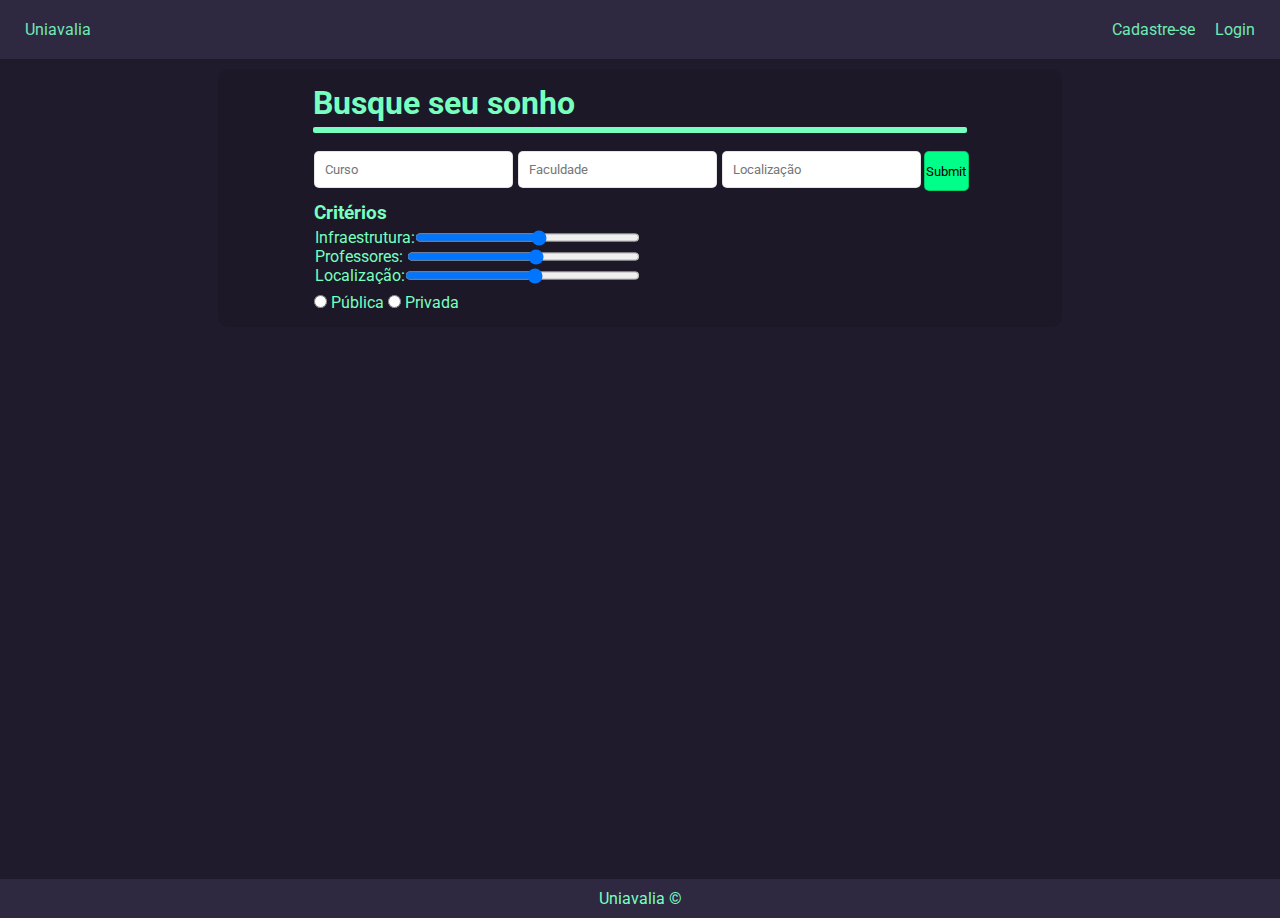
<file: index.html>
<!DOCTYPE html>
<html lang="pt-br">

<head>
    <meta charset="UTF-8">
    <meta name="viewport" content="width=device-width, initial-scale=1.0">
    <title>Uniavalia</title>
    <link rel="stylesheet" href="css/principal.css">
    <meta name="author" content="Uniavalia">
</head>

<body>
    <header>
        <div id="logo">
            <span><a href="#" class="a_link">Uniavalia</a></span>
        </div>
        <nav id="menu-options">
            <ul>
                <li><a href="cadastro.html" class="a_link">Cadastre-se</a></li>
                <li><a href="login.html" class="a_link">Login</a></li>
            </ul>
        </nav>
    </header>

    <main>
        <div id="search">
            <form action="#" method="post">
                <h1 class="title">Busque seu sonho</h1>

                <div class="form-group">

                    <!-- <label for="curso">Curso</label> -->
                    <input type="text" id="curso" name="curso" placeholder="Curso" class="input">

                    <!-- <label for="faculdade">Faculdade</label> -->
                    <input type="text" id="faculdade" name="faculdade" placeholder="Faculdade" class="input">


                    <!-- <label for="endereco">Endereço</label> -->
                    <input type="text" id="endereco" name="endereco" placeholder="Localização" class="input">

                    <input type="submit" id="btn">
                </div>
                <h3 class="title_h3">Critérios</h3>


                <div id="criterios">
                    <div class="criterios_grupo">
                        <label for="infra">Infraestrutura:</label>
                            
                        <input type="range" min="1" max="10" step="1" id="infra" class="size" name="infra">
                        <span id="infraValor"></span>
                    </div>

                    <div>
                        <div class="criterios_grupo">
                            <label for="professores">Professores:</label>
                            &nbsp;
                            <input type="range" min="1" max="10" step="1" id="professores" class="size" name="professores">
                            <span id="professoresValor"></span>
                        </div>
                    </div>

                    <div>
                        <div class="criterios_grupo">
                            <label for="localizacao">Localização:</label><input type="range" min="1"
                                max="10" step="1" id="localizacao" class="size" name="localizacao">
                            <span id="localizacaoValor"></span>
                        </div>

                    </div>
                </div>

                <div id="type">
                    <input type="radio" id="publica" name="type"><label for="publica"> Pública</label>
                    <input type="radio" id="privada" name="type"><label for="privada"> Privada</label>
                </div>

            </form>
        </div>
    </main>

    <footer>
        <span>Uniavalia &copy;</span>
    </footer>

    <script src="js/range.js"></script>
</body>

</html>
</file>
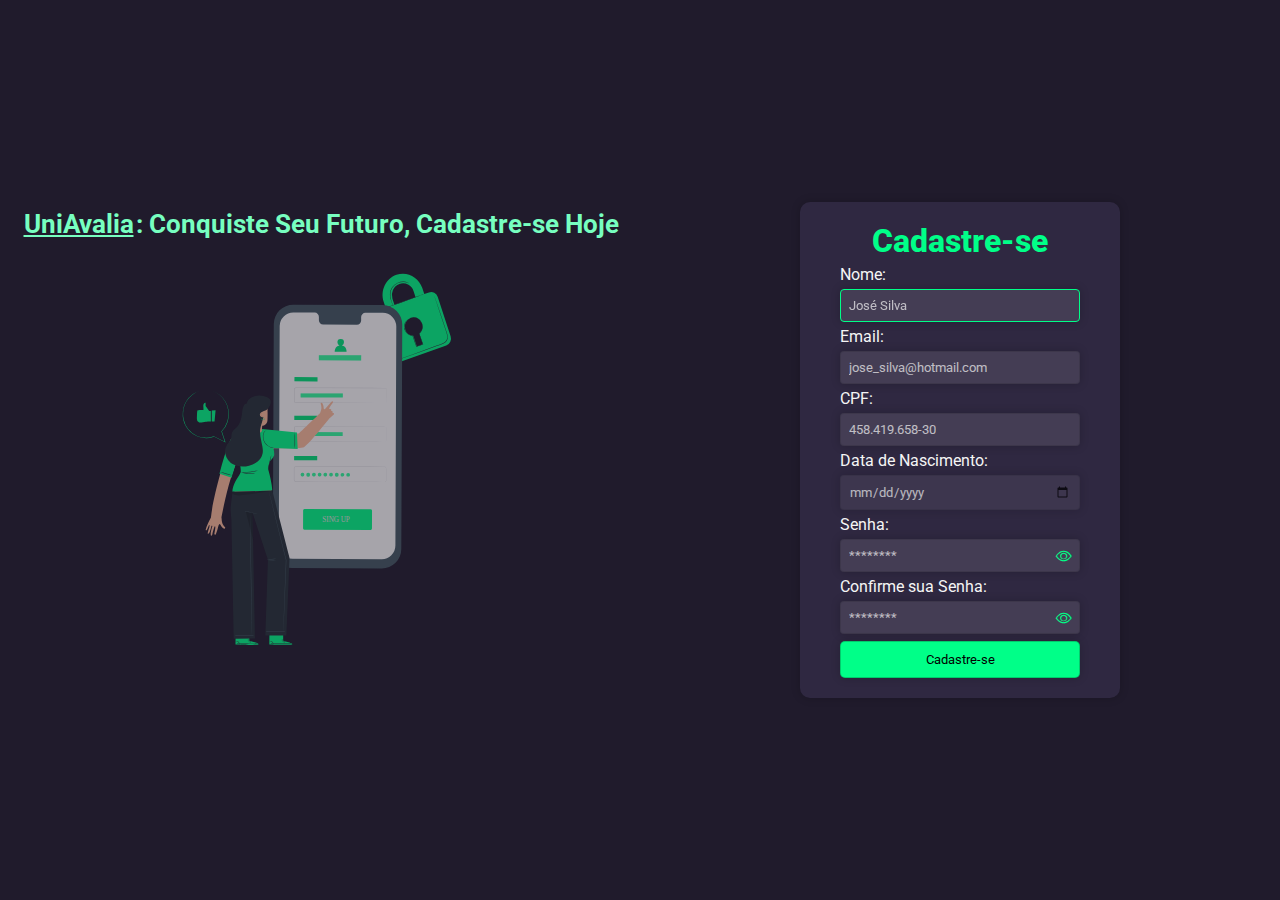
<file: cadastro.html>
<!DOCTYPE html>
<html lang="pt-br">

<head>
    <meta charset="UTF-8">
    <title>Cadastre-se</title>
    <meta name="viewport" content="width=device-width, initial-scale=1.0">
    <link rel="stylesheet" href="css/cad.css">
    <link rel="stylesheet" href="https://cdn.jsdelivr.net/npm/bootstrap-icons@1.11.1/font/bootstrap-icons.css">
    <meta name="author" content="Grupo UniAvalia">
</head>

<body>
    <main id="main-cad">
        <section id="left-card">
            <h1><a href="login.html">UniAvalia</a>: Conquiste Seu Futuro, Cadastre-se Hoje</h1>
            <a href="index.html">
                <img src="img/mobile-login-animate.svg" class="left-img" alt="Imagem de cadastro de usu&aacute;rio" title="Cadastre-se">
            </a>

        </section>

        <section id="right-card">
            <div class="card-cadastro">
                <h1>Cadastre-se</h1>

                <form action="../back/cadastro.php" method="post">
                    <label for="nome">Nome:</label>
                    <input type="text" id="nome" name="nome" required placeholder="Jos&eacute; Silva" autofocus>

                    <label for="email">Email:</label>
                    <input type="email" name="email" id="email" required placeholder="jose_silva@hotmail.com">

                    <label for="cpf">CPF:</label>
                    <input type="text" name="cpf" id="cpf" required placeholder="458.419.658-30">

                    <label for="data_nasc">Data de Nascimento:</label>
                    <input type="date" id="data_nasc" name="data_nasc" required min="1910-01-01">


                    <label for="senha">Senha:</label>

                    <div id="pass1">
                        <input type="password" id="senha" name="senha" required placeholder="********">

                        <i class="bi bi-eye" id="btn_senha"></i>
                    </div>

                    <label for="senha_confirm">Confirme sua Senha:</label>

                    <div id="pass2">
                        <input type="password" id="senha_confirm" name="senha_confirm" placeholder="********">

                        <i class="bi bi-eye" id="btn_confirm_senha"></i>
                    </div>

                    <input type="submit" id="btn" value="Cadastre-se">

                </form>
            </div>
        </section>

    </main>
    <script src="js/img_pass.js"></script>

</body>

</html>
</file>
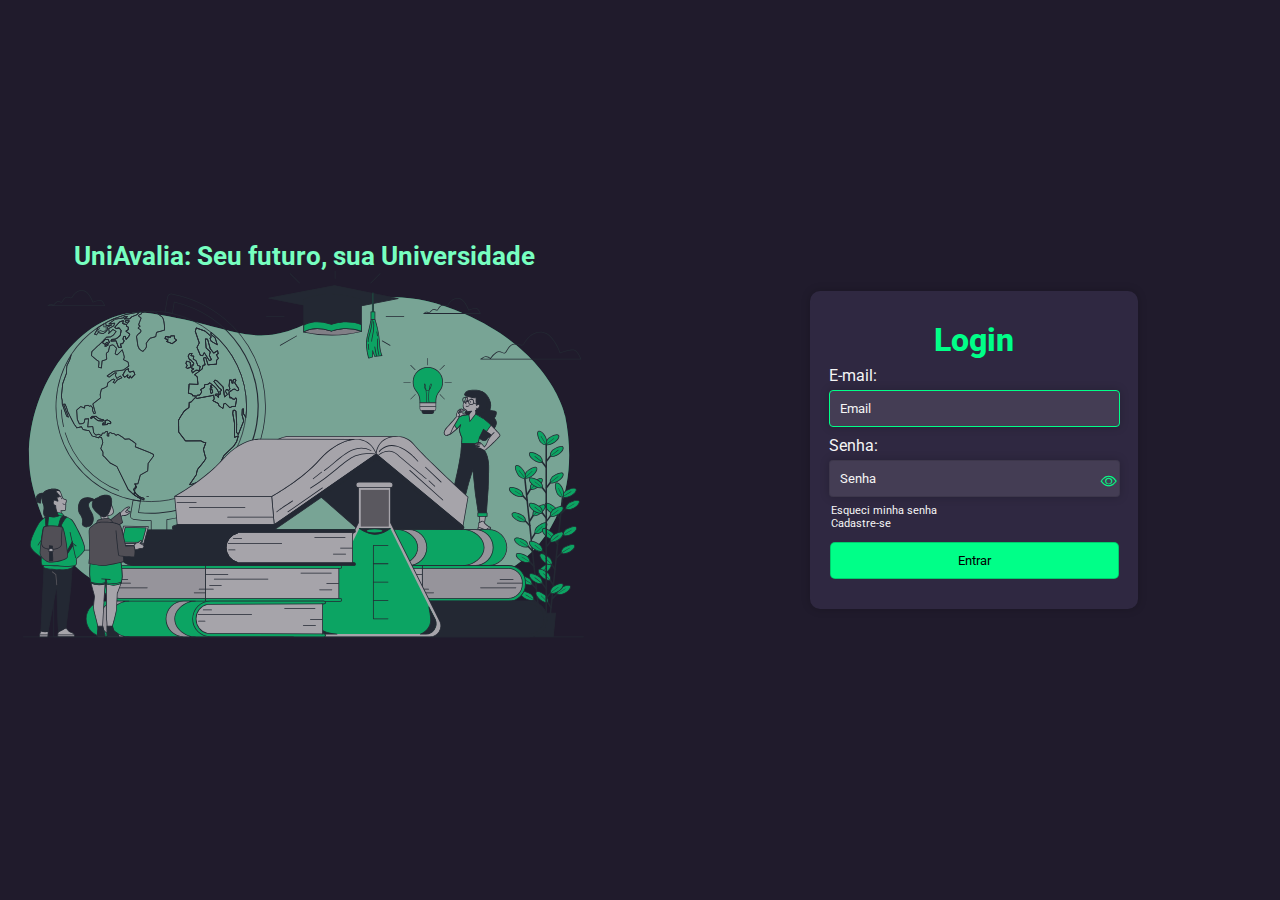
<file: login.html>
<!DOCTYPE html>
<html lang="pt-br">

<head>
    <meta charset="UTF-8">
    <title>Login</title>
    <meta name="viewport" content="width=device-width, initial-scale=1.0">
    <meta name="author" content="Uniavalia">
    <link rel="stylesheet" type="text/css" href="css/estilo.css">
    <link rel="stylesheet" href="https://cdn.jsdelivr.net/npm/bootstrap-icons@1.11.1/font/bootstrap-icons.css">
</head>

<body>
    <main id="main-login">
        <section id="left-login">
            <h1>UniAvalia: Seu futuro, sua Universidade</h1>
            <a href="index.html"><img src="img/college-project-animate.svg" class="left-img" alt="universidade" title="Universidade"></a>

        </section>

        <section id="right-login">
            <form action="../back/login.php" method="post">
                <div class="card-login">
                    <h1>Login</h1>

                    <div class="textfield">
                        <label for="email">E-mail:</label>
                        <input type="email" name="email" id="email" placeholder="Email" autofocus required>
                    </div>
                    <div class="textfield senha">
                        <label for="senha">Senha:</label>


                        <div id="pass_div">
                            <input type="password" name="password" id="senha" placeholder="Senha" required>
                            <i class="bi bi-eye" id="btn_senha"></i>
                        </div>

                    </div>

                    <div id="details">
                        <span><a href="recuperar_senha.html">Esqueci minha senha</a></span>
                        <span><a href="cadastro.html">Cadastre-se</a></span>
                    </div>
                    <input type="submit" value="Entrar" id="btn-login">
                </div>
            </form>
        </section>
    </main>

    <script src="js/img_pass.js"></script>
</body>

</html>
</file>
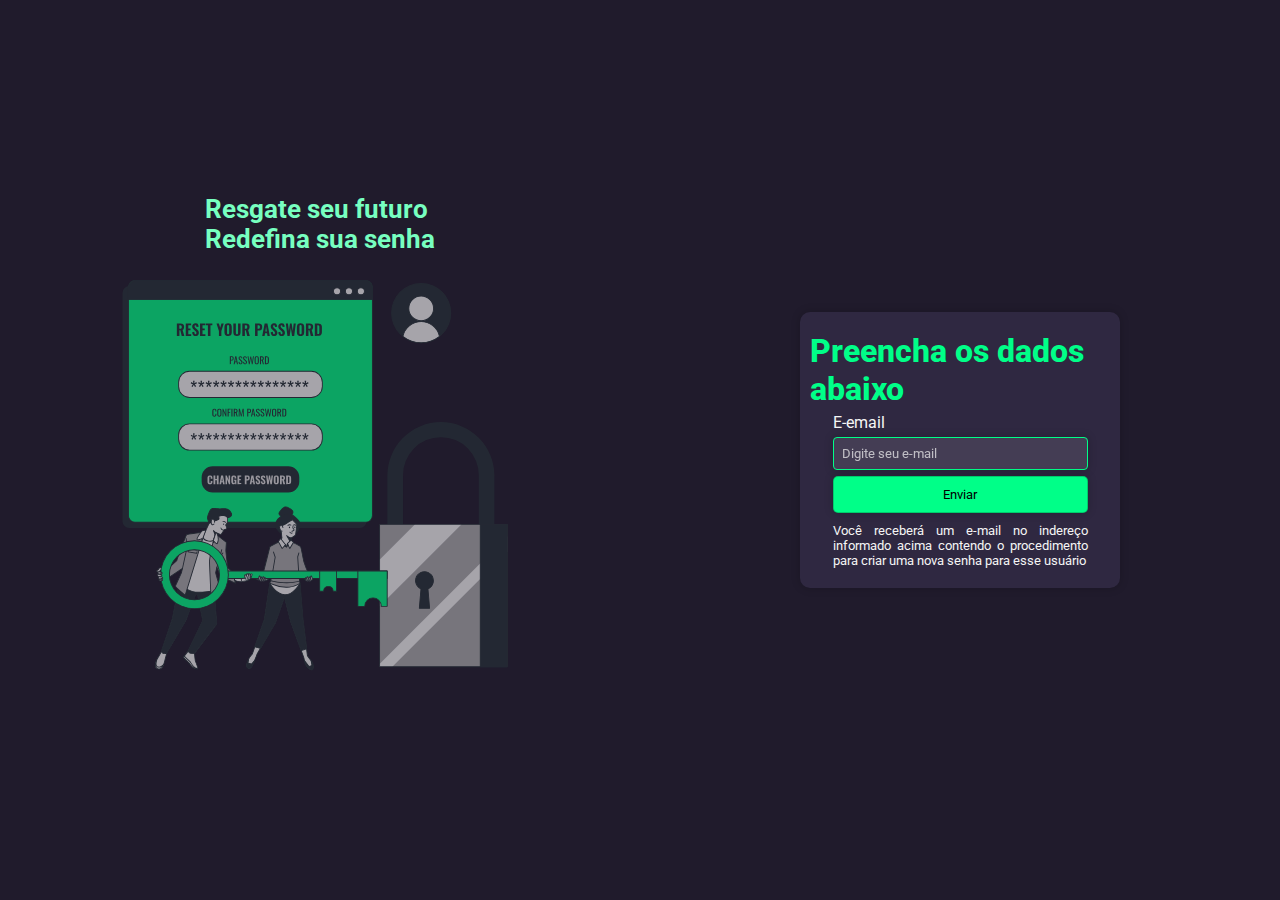
<file: recuperar_senha.html>
<!DOCTYPE html>
<html lang="pt-br">

<head>
    <meta charset="utf-8">
    <title>Esqueci minha senha</title>
    <meta name="viewport" content="width=device-width, initial-scale=1.0">
    <meta name="keywords" content="Universidades, Avaliações de estudantes, Busca de universidades">
    <link rel="stylesheet" href="css/redefinir.css">

</head>

<body>
    <main id="main-lembrar">
        <section id="left-card">
            <h1>Resgate seu futuro<br> Redefina sua senha</h1>
            <a href="index.html"><img src="img/reset-password-animate.svg" alt="recuperação de senha" class="left-img"></a>
        </section>


        <section id="right-card">
            <div id="redefinir_senha">
                <h1>Preencha os dados abaixo</h1>
                <form action="">
                    <label for="email">E-email</label>

                    <input type="email" id="email" name="email" placeholder="Digite seu e-mail" required autofocus>

                    <input type="submit" value="Enviar" id="btn">

                </form>
                <span class="texto">Você receberá um e-mail no indereço informado acima contendo o procedimento para criar uma nova
                    senha para esse usuário</span>
            </div>

        </section>
    </main>
</body>

</html>
</file>
<file: css/principal.css>
@charset "utf-8";
@import url('https://fonts.googleapis.com/css2?family=Roboto:wght@300&display=swap');

:root {
    --var_cor_fundo: #201b2c;
    --var-font-header: #2f2841;
    --font-padrao-family: "Roboto";

}

* {
    padding: 0;
    margin: 0;
    box-sizing: border-box;
    font-family: var(--font-padrao-family);
}

body {
    background-color: var(--var_cor_fundo);
    overflow-x: hidden;
}

header {
    /* border:1px solid     red; */
    display: flex;
    justify-content: center;
    flex-direction: row;
    justify-content: space-between;
    color: #77ffc0;
    padding: 10px 15px;
    background-color: var(--var-font-header);
}

div#logo {
    /* border:1px solid; */
    padding: 10px 10px;
}

.a_link{
    text-decoration: none;
    color: #77ffc0;
    opacity: .9;
}

.a_link:hover{
    opacity: 1;
}

#menu-options ul {
    display: flex;
    list-style-type: none;
}

#menu-options li {
    margin: 10px;
}

main {
    height: 90vh;
    width: 100vw;
}

#search {
    width: 66%;
    color: #77ffc0;
    /* border:1px solid red; */
    border-radius: 10px;
    margin-top: 1em;
    display: flex;
    justify-content: center;
    margin: 0 auto;
    background-color: rgba(0, 0, 0, 0.1);
    padding: 10px;
    margin-top: 10px;
}

.title {
    /* border: 1px solid red; */
    padding: 5px 12px;
}

.title::after {
    content: "";
    display: block;
    /* width: 8em; */
    border: 3px solid #77ffc0;
    border-radius: 2px;
    margin-top: 5px;
}

.title_h3{
    padding: 1px 13px;
}

#criterios {
    display: flex;
    flex-direction: column;
    /* border: 1px solid red; */
    padding: 0px 11px;
    margin: .2em;
    justify-content: space-between;
}

.criterios_grupo{
    /* border:1px solid red; */
    display: flex;
    justify-content: space-between;
    width: 50%;
}


#type{
    /* border:1px solid red; */
    padding: 5px 13px;
}

.form-group {
    /* border: 1px solid red; */
    display: flex;
    flex-direction: row;
    padding: 10px 10px;
    margin: 0 auto;
}

.input {
    display: flex;
    margin-bottom: .5em;
    padding: 10px;
    border-radius: 5px;
    margin: .2em;
    width: 200px;
    border: 1px solid rgba(0, 0, 0, 0.1);
    outline: none;
    color: #f0fffd;
}
.input:focus{
    border: 1px solid #00ff88;
    transition: all linear .5s;
    box-shadow: 0px 0px 10px #00ff88;

}

.size {
    width:100%;
    /* margin-right: 2em; */
}

#btn {
    cursor: pointer;
    border-radius: 5px;
    border: 1px solid rgba(0, 0, 0, 0.2);
    color: black;
    background-color: #00ff88;
    width: 20%;
    height: 40px;
    margin-top: 3px;

}

#btn:hover {
    box-shadow: 0px 0px 5px #00ff88;
    color: black;
    transition: all linear .2s;
    background-color: #00ff88;
    font-weight: bold;
}

footer {
    padding: 10px 10px;
    color: #77ffc0;
    text-align: center;
    background-color: var(--var-font-header);
    width: 100%;
}
</file>
<file: css/cad.css>
@charset "utf-8";
@import url('https://fonts.googleapis.com/css2?family=Roboto:wght@300&display=swap');

:root {
    --var_cor_fundo: #201b2c;
    --var_cor_fundo_card: #2f2841;
    --font-padrao-family: "Roboto";

}

* {
    padding: 0;
    margin: 0;
    box-sizing: border-box;
    font-family: var(--font-padrao-family);
    
}

body{
    background-color: var(--var_cor_fundo);
}

#main-cad {
    height: 100vh;
    width: 100vw;
    display: flex;
    flex-direction: row;
    justify-content: center;
    align-items: center;
}

#left-card {
    width: 50vw;
    height: 100vh;
    /* border:1px solid red; */
    display: flex;
    flex-direction: column;
    justify-content: center;
    align-items: center;
}

#left-card h1 {
    color: #77ffc0;
    font-size: 2vw;
}

#left-card > h1 > a{
    color: #77ffc0;
    padding: 2px 2px;

}

#left-card > h1 > a:hover{
    background-color: var(--var_cor_fundo_card);
    border-radius: 10px;
    font-weight: bold;
    color: #00ff88;
    transition: all linear .3s;
}

#left-card .left-img {
    /* border:1px solid; */
    width: 35vw;
    opacity: .6;
}

#left-card .left-img:hover {
    opacity: 1;
    transition: all linear .5s;
}

#right-card {
    width: 50vw;
    height: 100vh;
    /* border:1px solid   red; */
    display: flex;
    flex-direction: column;
    justify-content: center;
    align-items: center;
}

.card-cadastro {
    width: 50%;
    height: auto;
    box-shadow: 0px 0px 10px rgba(0, 0, 0, 0.2);
    background-color: var(--var_cor_fundo_card);
    border-radius: 10px;
    display: flex;
    flex-direction: column;
    justify-content: center;
    align-items: center;
    padding: 20px 10px;
}

.card-cadastro h1 {
    color: #00ff88;
    font-weight: 800;
    /* padding: 10px 0px; */

}

.card-cadastro form {
    display: flex;
    flex-direction: column;
    width: 80%;
}

.card-cadastro form label {
    padding: 5px 0px;
    color: #f5f5f5;

}

.card-cadastro input[type="date"] {
    color: #f5f5f5;
    opacity: .7;
}

.card-cadastro form input {
    border: 1px solid rgba(0, 0, 0, 0.1);
    padding: 8px;
    outline: none;
    border-radius: 4px;
    background-color: rgba(255, 255, 255, 0.1);
    color: #f0fffd;
    box-shadow: 0px 0px 10px rgba(0, 0, 0, 0.2);
}

form input::placeholder {
    color: #f5f5f5;
    opacity: .7;
}

form input:focus {
    border: 1px solid #00ff88;
    transition: all linear .5s;
}

#gen {
    padding: 4px 0px;
}

input#senha{
    width: 100%;
}

/* div senha */
div#pass1{
    position: relative;
}

/* i => img bootscrap */
#btn_senha{
    position: absolute;
    bottom: .4em;
    right: .5em;
    cursor: pointer;
    color: #00ff88;
    display: inline-block;
}

#btn_senha:hover{
    transform: scale(1.25);
}



input#senha_confirm{
    width: 100%;
}

/* div para o elemento confirm senha */
div#pass2{
    position:relative;
}

/* i => img bootscrap : confirmação de senha*/
#btn_confirm_senha{
    position: absolute;
    bottom: .4em;
    right: .5em;
    cursor: pointer;
    color: #00ff88;
    display: inline-block;
}

#btn_confirm_senha:hover{
    transform: scale(1.25);
}


input[type="submit"]#btn {
    padding: 10px;
    cursor: pointer;
    border-radius: 5px;
    border: 1px solid rgba(0, 0, 0, 0.2);
    margin-top: .5em;
    color: black;
    background-color: #00ff88;
}

#btn:hover {
    box-shadow: 0px 0px 5px #00ff88;
    color: black;
    transition: all linear .2s;
    background-color: #00ff88;
    font-weight: bold;
}


@media only screen and (max-width:950px){
    .card-cadastro{
        width: 100%;
    }   
}


@media only screen and (max-width:600px){
    #main-cad{
        display: flex;
        flex-direction: column;
        /* border:1px solid red; */
        justify-content: center;
        align-items: center;
        min-height: 100%;        
    }

    #right-card{
        width: 75vw;
        /* border:1px solid red; */
        height: auto;
    }

    #left-card{
        /* border:1px solid red; */
        width: 75vw;
        height: auto;
    }

    #left-card .left-img{
        display: none;
    }

    #left-card h1{
        font-size: 1.20em;
        width: 100%;
        /* border:1px solid red; */
        text-align: center;
        /* margin-bottom: -.5em; */
        padding: 5px 0px;
    }


}
</file>
<file: css/estilo.css>
@charset "utf-8";
@import url('https://fonts.googleapis.com/css2?family=Roboto:wght@300&display=swap');

:root{
    --var_cor_fundo:#201b2c;
    --var_cor_fundo_card: #2f2841;
    --font-padrao-family: "Roboto";

}

* {
    margin: 0;
    padding: 0;
    box-sizing: border-box;
    font-family: var(--font-padrao-family);
}

#main-login{
    width: 100vw;
    height: 100vh;

    background-color: var(--var_cor_fundo);
    display: flex;
    /* flex-direction: column; */
    justify-content: center;
    align-items: center;
}

#left-login{
    width: 50vw;
    height: 100vh;
    display: flex;
    align-items: center;
    justify-content: center;
    flex-direction: column;
    /* border:1px solid; */
}

#left-login h1{
    color: #77ffc0;
    font-size: 2vw;
}

#left-login a .left-img{
    /* border:1px solid; */
    width: 45vw;
    opacity: .6;
}

#left-login .left-img:hover{
    opacity: 1;
    transition: all linear .5s;
}

#right-login{
    width: 55vw;
    height: 100vh;
    display: flex;
    align-items: center;
    justify-content: center;
    /* border:1px solid; */
}

.card-login{
    width: 122%;
    /* border:1px solid; */
    display: flex;
    box-shadow: 0px 0px 10px rgba(0, 0, 0, 0.2);
    align-items: center;
    justify-content: center;
    flex-direction: column;
    padding: 30px 35px;
    background-color: var(--var_cor_fundo_card);
    border-radius: 10px;
}

.card-login h1{
    color: #00ff88;
    font-weight: 800;
    /* margin:0; */
}

.textfield{
    display: flex;
    flex-direction: column;
    align-items: flex-start;
    justify-content: center;
    width: 125%;
    margin: 2px 0px;
}

.textfield label{
    padding: 5px 0px;
    color:#f5f5f5 ;
    width: 90%;
    margin: 0 auto;
}

.textfield input{
    width: 90%;
    margin: 0 auto;
    border: 1px solid rgba(0, 0, 0, 0.1);
    padding: 10px;
    outline: none;
    border-radius: 4px;
    background-color: rgba(255, 255, 255, 0.1);
    color: #f0fffd;
    box-shadow: 0px 0px 10px rgba(0, 0, 0, 0.2);
}

.textfield input:focus{
    border:1px solid #00ff88;
    transition:  all linear .5s;
}

.textfield input::placeholder{
    color:#f5f5f5;
}

div > .senha{
    position: relative;
}

#pass_div{
    width: 100%;
    position: relative;
    /* border:1px solid; */
    text-align: center;
}

#btn_senha{
    position: absolute ;
    bottom: .4em;
    right: 1.2em;
    cursor: pointer;
    color: #00ff88;
    border-radius: 50%;
    display: inline-block;
    /* border:1px solid; */
}

#btn_senha:hover{
    transform: scale(1.2);
}




#details{
    display: flex;
    flex-direction: column;
    font-size: .7em;
    width: 111%;
    padding: 5px 0px;
}

#details a{
    color: #f5f5f5;
    font-weight: normal;
    text-decoration: none;
}

#details a:hover{
    font-weight: bold;
}



#btn-login{
    width: 112%;
    padding: 10px;
    cursor: pointer;
    border-radius: 5px;
    border:1px solid rgba(0, 0, 0, 0.2);
    margin-top: .5em;
    background-color: #00ff88;
}


#btn-login:hover{
    box-shadow: 0px 0px 15px #00ff88;
    color:black;
    transition: all linear .5s;
    font-weight: bold;
}



/* other devices */

@media only screen and (max-width:950px){
    .card-login{
        width: 100%;
    }   
    .pos{
        left: 11em;
    }
}

@media only screen and (max-width:600px){
    #main-login{
        flex-direction: column;
    }

    #left-login > h1{
        display: none;
    }

    #left-login{
        width: 100%;
        height: auto;
    }

    #right-login{
        width: 100%;
        height: auto;
    }
    
    #left-login .left-img{
        width: 65%;   
    }


}
</file>
<file: css/redefinir.css>
@charset "utf-8";
@import url('https://fonts.googleapis.com/css2?family=Roboto:wght@300&display=swap');


:root {
    --var_cor_fundo: #201b2c;
    --var_cor_fundo_card: #2f2841;
    --font-padrao-family: "Roboto";
}

* {
    padding: 0;
    margin: 0;
    box-sizing: border-box;
    font-family: var(--font-padrao-family);
}

body {
    background-color: var(--var_cor_fundo);
}

#main-lembrar {
    height: 100vh;
    width: 100vw;
    display: flex;
    flex-direction: row;
    justify-content: center;
    align-items: center;
}

#left-card {
    width: 50vw;
    height: 100vh;
    /* border:1px solid red; */
    display: flex;
    flex-direction: column;
    justify-content: center;
    align-items: center;
}

#left-card h1 {
    color: #77ffc0;
    font-size: 2vw;
}

#left-card .left-img {
    /* border:1px solid; */
    width: 35vw;
    opacity: .6;
}


#left-card .left-img:hover {
    opacity: 1;
    transition: all linear .5s;
    cursor: pointer;
}

#right-card {
    width: 50vw;
    height: 100vh;
    /* border:1px solid   red; */
    display: flex;
    flex-direction: column;
    justify-content: center;
    align-items: center;
}

#redefinir_senha {
    width: 50%;
    display: flex;
    flex-direction: column;
    justify-content: center;
    align-items: center;
    padding: 20px 10px;
    background-color: var(--var_cor_fundo_card);
    box-shadow: 0px 0px 10px rgba(0, 0, 0, 0.2);
    border-radius: 10px;
}

#redefinir_senha h1 {
    color: #00ff88;
    font-weight: 800;
    /* padding: 10px 0px; */
}

#redefinir_senha form {
    display: flex;
    flex-direction: column;
    width: 85%;
}

#redefinir_senha form label {
    padding: 5px 0px;
    color: #f5f5f5;
}

#redefinir_senha form input {
    border: 1px solid rgba(0, 0, 0, 0.1);
    padding: 8px;
    outline: none;
    border-radius: 4px;
    background-color: rgba(255, 255, 255, 0.1);
    color: #f0fffd;
    box-shadow: 0px 0px 10px rgba(0, 0, 0, 0.2);
    width: 100%;
}

form input::placeholder {
    color: #f5f5f5;
    opacity: .7;
}

#redefinir_senha input[type='email'] {
    border: 1px solid rgba(0, 0, 0, 0.1);
}

#redefinir_senha input[type='email']:focus {
    border: 1px solid #00ff88;
    transition: all linear .5s;
}

input[type="submit"]#btn {
    padding: 10px;
    cursor: pointer;
    border-radius: 5px;
    border: 1px solid rgba(0, 0, 0, 0.2);
    margin-top: .5em;
    color: black;
    background-color: #00ff88;
}

#btn:hover {
    box-shadow: 0px 0px 5px #00ff88;
    color: black;
    transition: all linear .2s;
    background-color: #00ff88;
    font-weight: bold;
}

#redefinir_senha span {
    /* border: 1px solid red;; */
    width: 85%;
    text-align: justify;
    color: #f5f5f5;
    margin-top: 10px;
    font-size: .8em;
}

@media only screen and (max-width:900px) {
    #left-card {
        /* border: 1px solid red; */
        width: 50%;
    }

    #right-card{
        width: 50%;
    }

    #redefinir_senha{
        width: 85%;
    }

    #redefinir_senha > h1{
        width: 85%;
        font-size: 1.2;
    }
}

@media only screen and (max-width:600px) {
    #main-lembrar {
        display: flex;
        flex-direction: column;
        /* border: 1px solid red; */
        justify-content: center;
        align-items: center;
        height: 100vh;
    }

    #left-card {
        width: 75vw;
        height: auto;
        /* border: 1px solid red; */
    }

    #left-card h1 {
        font-size: 1.15em;
        width: 100%;
        text-align: center;
        padding: 5px 0px;
    }

    #left-card .left-img {
        display: none;
    }

    #right-card {
        width: 100vw;
        height: auto;
    }

    #redefinir_senha{
        width: 70%;
    }

    #redefinir_senha h1{
        font-size: 1.05em;
        width: 85%;
        text-align: center;
        margin: 0 auto;
        /* border:1px solid red; */
    }
}
</file>
